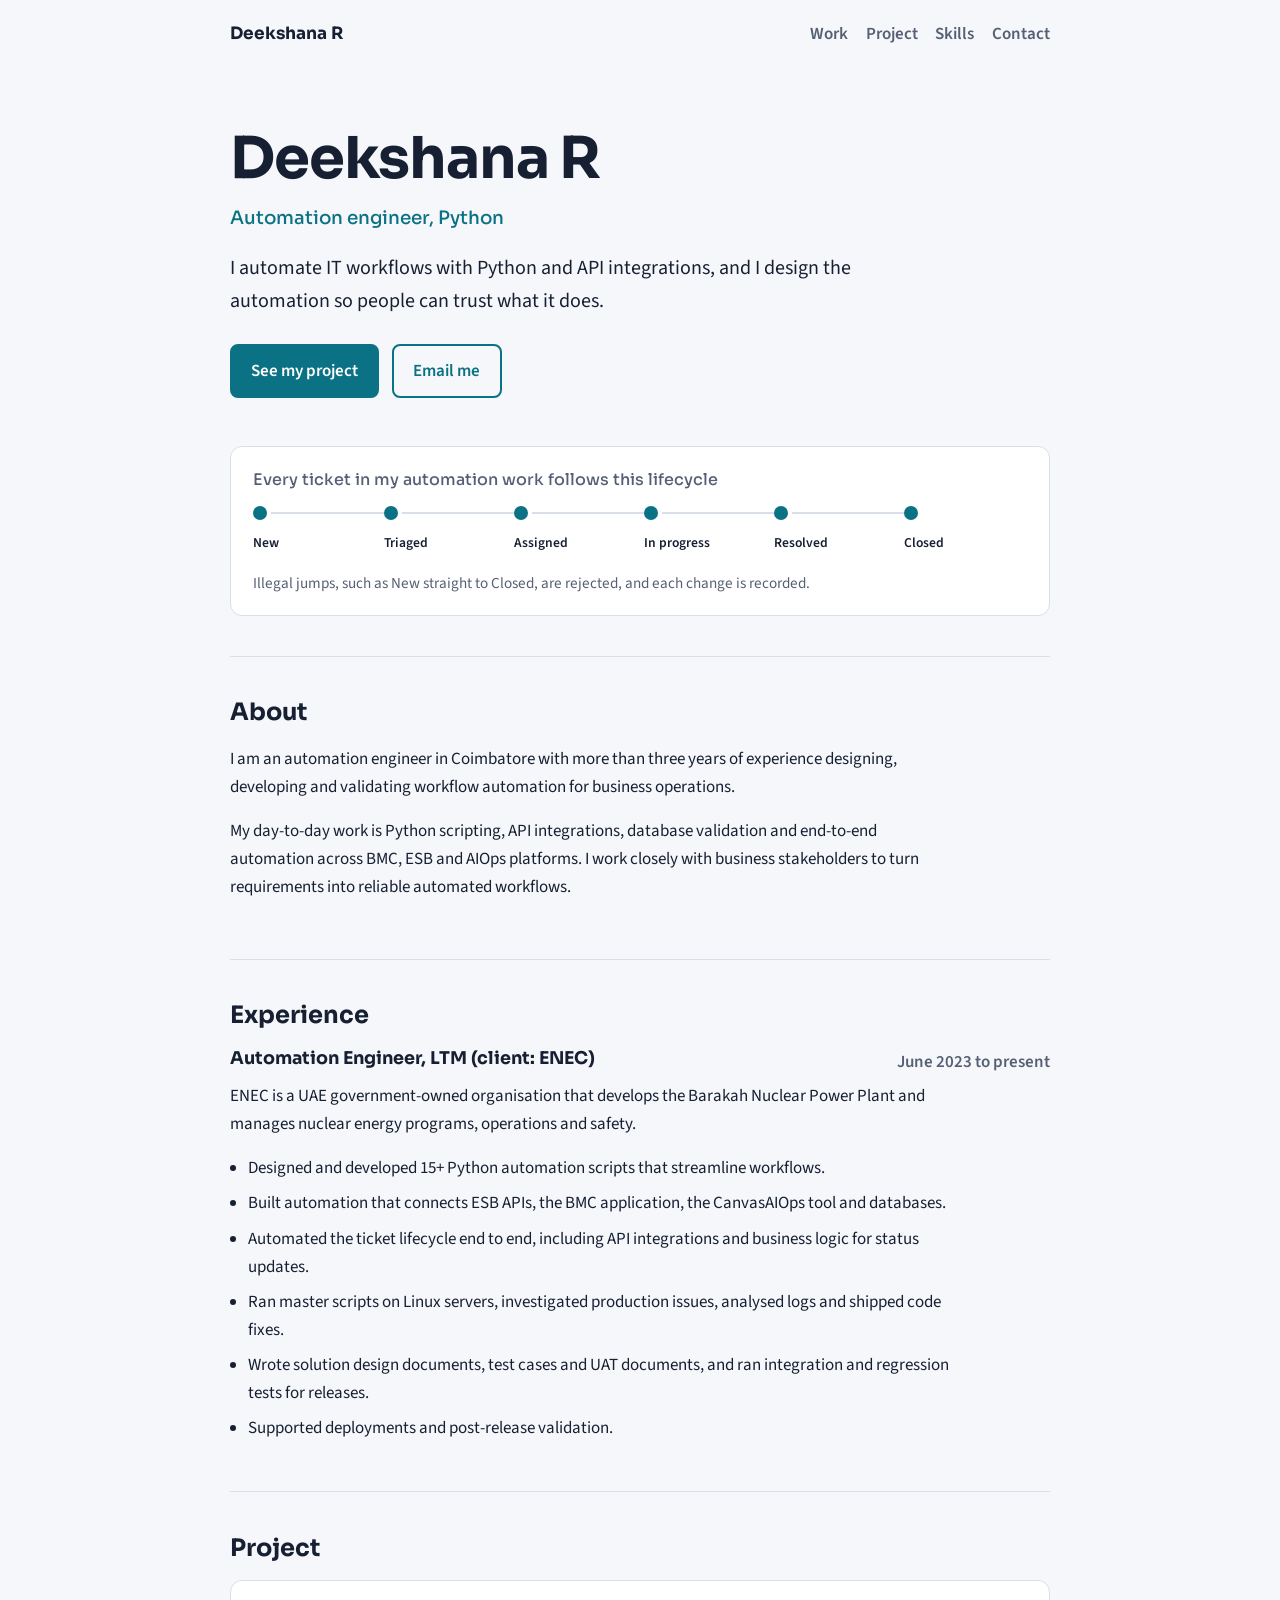
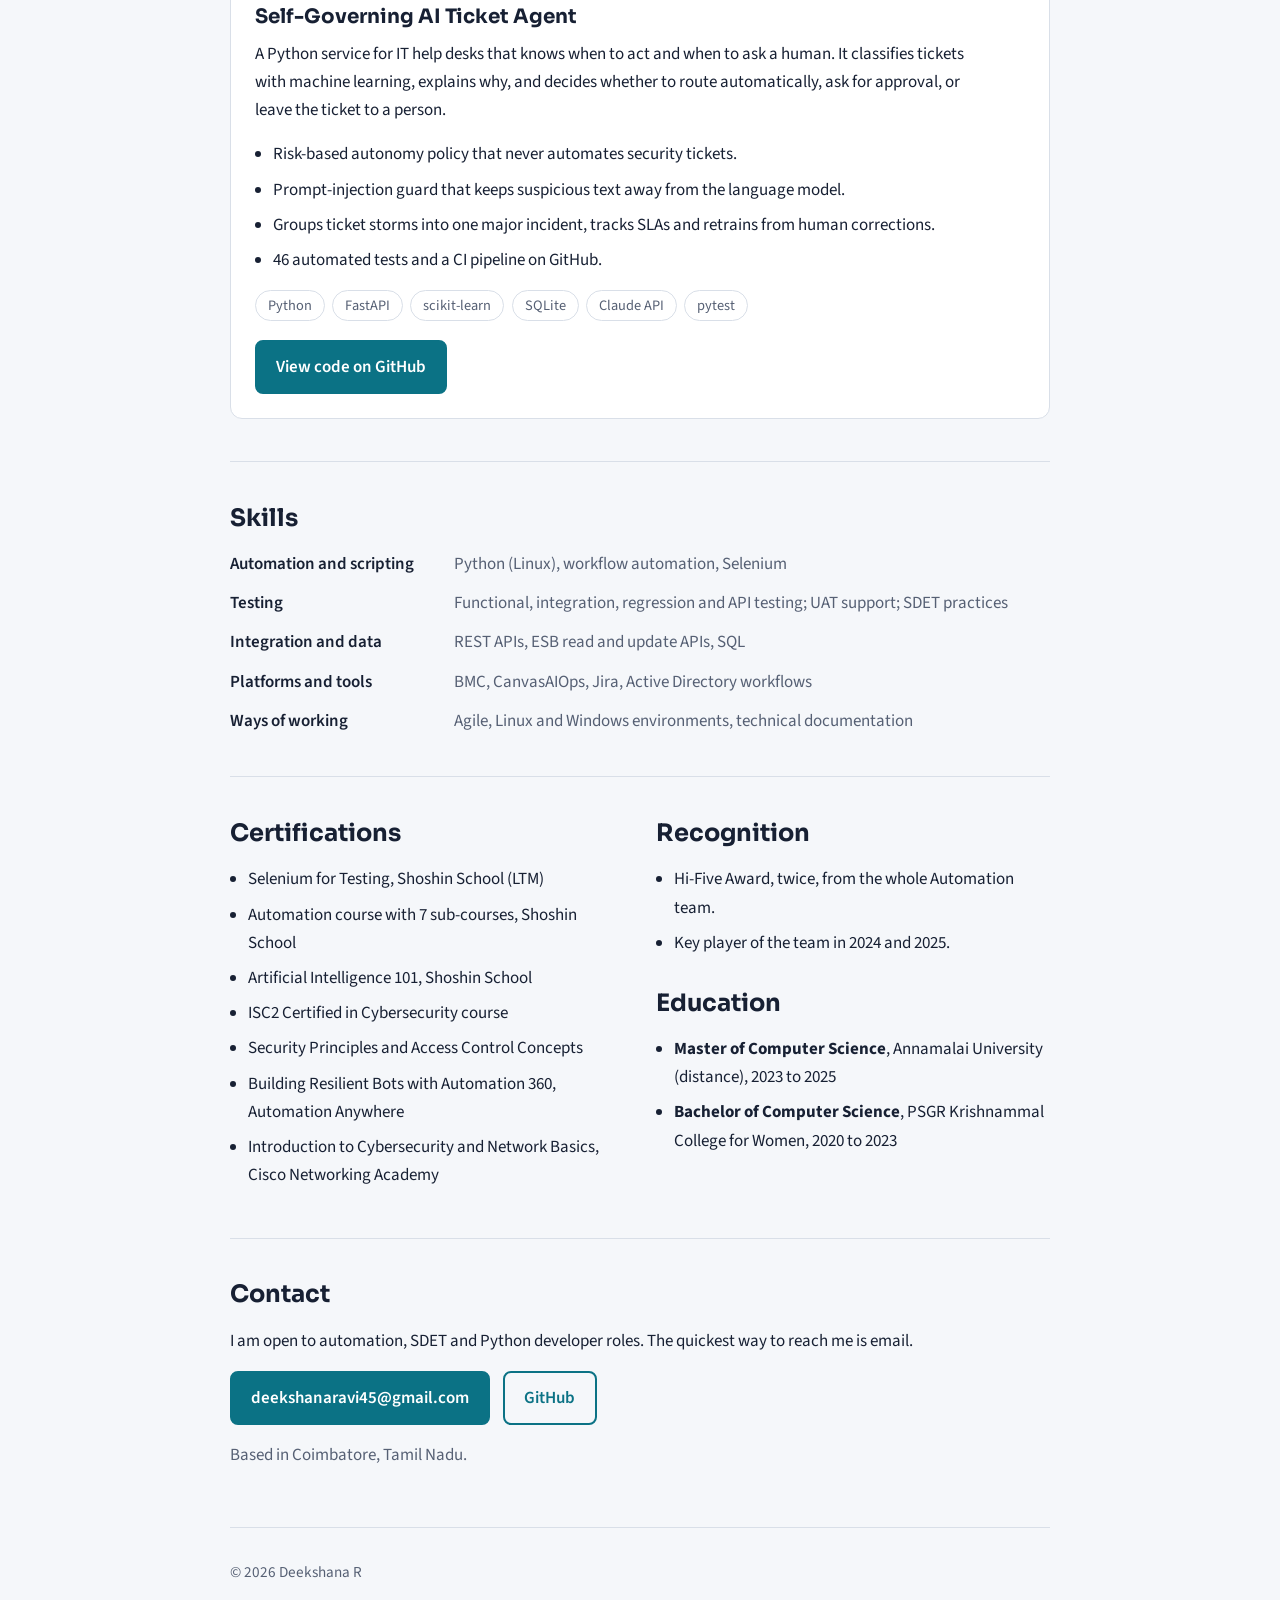
<file: flat.html>
<!DOCTYPE html>
<html lang="en">
<head>
<meta charset="utf-8">
<meta name="viewport" content="width=device-width, initial-scale=1">
<title>Deekshana R | Automation Engineer</title>
<meta name="description" content="Deekshana R, automation engineer in Coimbatore. Python, API integrations and AI-assisted workflow automation.">
<meta name="theme-color" content="#0B7285">
<link rel="icon" href="data:image/svg+xml,<svg xmlns='http://www.w3.org/2000/svg' viewBox='0 0 100 100'><text y='.9em' font-size='90'>⚙️</text></svg>">
<link rel="preconnect" href="https://fonts.googleapis.com">
<link rel="preconnect" href="https://fonts.gstatic.com" crossorigin>
<link href="https://fonts.googleapis.com/css2?family=Sora:wght@500;700&family=Source+Sans+3:wght@400;600&display=swap" rel="stylesheet">
<!-- TODO before publishing: replace every YOUR-USERNAME with your real GitHub username. -->
<style>
:root{
  --bg:#F5F7FA; --surface:#FFFFFF; --ink:#172033; --muted:#566074; --accent:#0B7285; --accent-ink:#FFFFFF; --line:#D9DFE8;
  --head:'Sora','Segoe UI',system-ui,sans-serif; --body:'Source Sans 3','Segoe UI',system-ui,sans-serif;
}
@media (prefers-color-scheme:dark){
  :root{--bg:#0F1623; --surface:#172033; --ink:#E8ECF3; --muted:#9AA6B8; --accent:#4FC3D0; --accent-ink:#0F1623; --line:#2A3548;}
}
*{box-sizing:border-box}
html{scroll-behavior:smooth}
body{margin:0;background:var(--bg);color:var(--ink);font-family:var(--body);font-size:1.0625rem;line-height:1.65}
a{color:var(--accent)}
a:focus-visible,button:focus-visible{outline:3px solid var(--accent);outline-offset:3px;border-radius:4px}
.wrap{max-width:860px;margin:0 auto;padding:0 1.25rem}
header.top{display:flex;justify-content:space-between;align-items:center;padding:1.25rem 0;gap:1rem;flex-wrap:wrap}
.brand{font-family:var(--head);font-weight:700;color:var(--ink);text-decoration:none}
nav a{margin-left:1.1rem;color:var(--muted);text-decoration:none;font-weight:600}
nav a:hover{color:var(--accent)}
h1,h2,h3{font-family:var(--head);line-height:1.2;margin:0}
.hero{padding:3.5rem 0 2.5rem}
.hero h1{font-size:clamp(2.2rem,6vw,3.6rem);font-weight:700;letter-spacing:-.02em}
.hero .role{font-family:var(--head);font-weight:500;color:var(--accent);font-size:1.15rem;margin:.6rem 0 1.2rem}
.hero p.lead{font-size:1.25rem;max-width:34em;margin:0 0 1.6rem}
.btns{display:flex;gap:.8rem;flex-wrap:wrap}
.btn{display:inline-block;padding:.7rem 1.2rem;border-radius:8px;font-weight:600;text-decoration:none;border:2px solid var(--accent)}
.btn.primary{background:var(--accent);color:var(--accent-ink)}
.btn.ghost{color:var(--accent)}
.btn:hover{filter:brightness(1.08)}

/* the one memorable element: a ticket moving through its lifecycle */
.flow{margin:3rem 0 0;padding:1.4rem 1.4rem 1.2rem;background:var(--surface);border:1px solid var(--line);border-radius:12px}
.flow h2{font-size:1rem;margin-bottom:1.1rem;color:var(--muted);font-weight:500}
.flow ol{list-style:none;margin:0;padding:0;display:grid;grid-template-columns:repeat(6,1fr);gap:.5rem}
.flow li{position:relative;padding-top:1.6rem;font-size:.85rem;font-weight:600;color:var(--muted);text-align:left;
  animation:lit .5s ease forwards;animation-delay:calc(var(--i) * .7s + .4s)}
.flow li::before{content:"";position:absolute;top:0;left:0;width:14px;height:14px;border-radius:50%;background:var(--line);
  animation:dot .5s ease forwards;animation-delay:calc(var(--i) * .7s + .4s)}
.flow li::after{content:"";position:absolute;top:6px;left:18px;right:-.5rem;height:2px;background:var(--line)}
.flow li:last-child::after{display:none}
.flow .note{margin:1rem 0 0;font-size:.95rem;color:var(--muted)}
@keyframes lit{to{color:var(--ink)}}
@keyframes dot{to{background:var(--accent)}}
@media (prefers-reduced-motion:reduce){
  .flow li,.flow li::before{animation:none}
  .flow li{color:var(--ink)} .flow li::before{background:var(--accent)}
}
@media (max-width:620px){.flow ol{grid-template-columns:repeat(3,1fr);row-gap:1.2rem}.flow li:nth-child(3)::after{display:none}}

section{padding:2.6rem 0;border-top:1px solid var(--line)}
section h2{font-size:1.5rem;margin-bottom:1.1rem}
p{margin:0 0 1rem;max-width:42em}
.job-head{display:flex;justify-content:space-between;gap:1rem;flex-wrap:wrap;margin-bottom:.4rem}
.job-head h3{font-size:1.1rem}
.when{color:var(--muted);font-weight:600}
ul.plain{margin:.4rem 0 0;padding-left:1.15rem;max-width:44em}
ul.plain li{margin:.45rem 0}
.card{background:var(--surface);border:1px solid var(--line);border-radius:12px;padding:1.5rem}
.tags{display:flex;flex-wrap:wrap;gap:.45rem;margin:1rem 0 0;padding:0;list-style:none}
.tags li{border:1px solid var(--line);border-radius:999px;padding:.15rem .75rem;font-size:.9rem;color:var(--muted)}
dl.skills{margin:0;display:grid;grid-template-columns:minmax(150px,200px) 1fr;gap:.7rem 1.5rem}
dl.skills dt{font-weight:600}
dl.skills dd{margin:0;color:var(--muted)}
@media (max-width:620px){dl.skills{grid-template-columns:1fr;gap:.1rem}dl.skills dd{margin-bottom:.8rem}}
.cols{display:grid;grid-template-columns:1fr 1fr;gap:2rem}
@media (max-width:720px){.cols{grid-template-columns:1fr}}
footer{padding:2rem 0 3rem;color:var(--muted);border-top:1px solid var(--line);font-size:.95rem}
</style>
</head>
<body>
<div class="wrap">
  <header class="top">
    <a class="brand" href="#top">Deekshana R</a>
    <nav aria-label="Sections">
      <a href="#work">Work</a><a href="#projects">Project</a><a href="#skills">Skills</a><a href="#contact">Contact</a>
    </nav>
  </header>

  <main id="top">
    <div class="hero">
      <h1>Deekshana R</h1>
      <p class="role">Automation engineer, Python</p>
      <p class="lead">I automate IT workflows with Python and API integrations, and I design the automation so people can trust what it does.</p>
      <div class="btns">
        <a class="btn primary" href="#projects">See my project</a>
        <a class="btn ghost" href="mailto:deekshanaravi45@gmail.com">Email me</a>
      </div>

      <div class="flow" aria-label="Ticket lifecycle animation">
        <h2>Every ticket in my automation work follows this lifecycle</h2>
        <ol>
          <li style="--i:0">New</li>
          <li style="--i:1">Triaged</li>
          <li style="--i:2">Assigned</li>
          <li style="--i:3">In progress</li>
          <li style="--i:4">Resolved</li>
          <li style="--i:5">Closed</li>
        </ol>
        <p class="note">Illegal jumps, such as New straight to Closed, are rejected, and each change is recorded.</p>
      </div>
    </div>

    <section id="about">
      <h2>About</h2>
      <p>I am an automation engineer in Coimbatore with more than three years of experience designing, developing and validating workflow automation for business operations.</p>
      <p>My day-to-day work is Python scripting, API integrations, database validation and end-to-end automation across BMC, ESB and AIOps platforms. I work closely with business stakeholders to turn requirements into reliable automated workflows.</p>
    </section>

    <section id="work">
      <h2>Experience</h2>
      <div class="job-head"><h3>Automation Engineer, LTM (client: ENEC)</h3><span class="when">June 2023 to present</span></div>
      <p>ENEC is a UAE government-owned organisation that develops the Barakah Nuclear Power Plant and manages nuclear energy programs, operations and safety.</p>
      <ul class="plain">
        <li>Designed and developed 15+ Python automation scripts that streamline workflows.</li>
        <li>Built automation that connects ESB APIs, the BMC application, the CanvasAIOps tool and databases.</li>
        <li>Automated the ticket lifecycle end to end, including API integrations and business logic for status updates.</li>
        <li>Ran master scripts on Linux servers, investigated production issues, analysed logs and shipped code fixes.</li>
        <li>Wrote solution design documents, test cases and UAT documents, and ran integration and regression tests for releases.</li>
        <li>Supported deployments and post-release validation.</li>
      </ul>
    </section>

    <section id="projects">
      <h2>Project</h2>
      <div class="card">
        <h3>Self-Governing AI Ticket Agent</h3>
        <p style="margin-top:.7rem">A Python service for IT help desks that knows when to act and when to ask a human. It classifies tickets with machine learning, explains why, and decides whether to route automatically, ask for approval, or leave the ticket to a person.</p>
        <ul class="plain">
          <li>Risk-based autonomy policy that never automates security tickets.</li>
          <li>Prompt-injection guard that keeps suspicious text away from the language model.</li>
          <li>Groups ticket storms into one major incident, tracks SLAs and retrains from human corrections.</li>
          <li>46 automated tests and a CI pipeline on GitHub.</li>
        </ul>
        <ul class="tags" aria-label="Technologies">
          <li>Python</li><li>FastAPI</li><li>scikit-learn</li><li>SQLite</li><li>Claude API</li><li>pytest</li>
        </ul>
        <p style="margin:1.2rem 0 0"><a class="btn primary" href="https://github.com/YOUR-USERNAME/ticket-automation-ai">View code on GitHub</a></p>
      </div>
    </section>

    <section id="skills">
      <h2>Skills</h2>
      <dl class="skills">
        <dt>Automation and scripting</dt><dd>Python (Linux), workflow automation, Selenium</dd>
        <dt>Testing</dt><dd>Functional, integration, regression and API testing; UAT support; SDET practices</dd>
        <dt>Integration and data</dt><dd>REST APIs, ESB read and update APIs, SQL</dd>
        <dt>Platforms and tools</dt><dd>BMC, CanvasAIOps, Jira, Active Directory workflows</dd>
        <dt>Ways of working</dt><dd>Agile, Linux and Windows environments, technical documentation</dd>
      </dl>
    </section>

    <section id="more">
      <div class="cols">
        <div>
          <h2>Certifications</h2>
          <ul class="plain">
            <li>Selenium for Testing, Shoshin School (LTM)</li>
            <li>Automation course with 7 sub-courses, Shoshin School</li>
            <li>Artificial Intelligence 101, Shoshin School</li>
            <li>ISC2 Certified in Cybersecurity course</li>
            <li>Security Principles and Access Control Concepts</li>
            <li>Building Resilient Bots with Automation 360, Automation Anywhere</li>
            <li>Introduction to Cybersecurity and Network Basics, Cisco Networking Academy</li>
          </ul>
        </div>
        <div>
          <h2>Recognition</h2>
          <ul class="plain">
            <li>Hi-Five Award, twice, from the whole Automation team.</li>
            <li>Key player of the team in 2024 and 2025.</li>
          </ul>
          <h2 style="margin-top:2rem">Education</h2>
          <ul class="plain">
            <li><strong>Master of Computer Science</strong>, Annamalai University (distance), 2023 to 2025</li>
            <li><strong>Bachelor of Computer Science</strong>, PSGR Krishnammal College for Women, 2020 to 2023</li>
          </ul>
        </div>
      </div>
    </section>

    <section id="contact">
      <h2>Contact</h2>
      <p>I am open to automation, SDET and Python developer roles. The quickest way to reach me is email.</p>
      <div class="btns">
        <a class="btn primary" href="mailto:deekshanaravi45@gmail.com">deekshanaravi45@gmail.com</a>
        <a class="btn ghost" href="https://github.com/YOUR-USERNAME">GitHub</a>
      </div>
      <p style="margin-top:1rem;color:var(--muted)">Based in Coimbatore, Tamil Nadu.</p>
    </section>
  </main>

  <footer>&copy; 2026 Deekshana R</footer>
</div>
</body>
</html>
</file>
